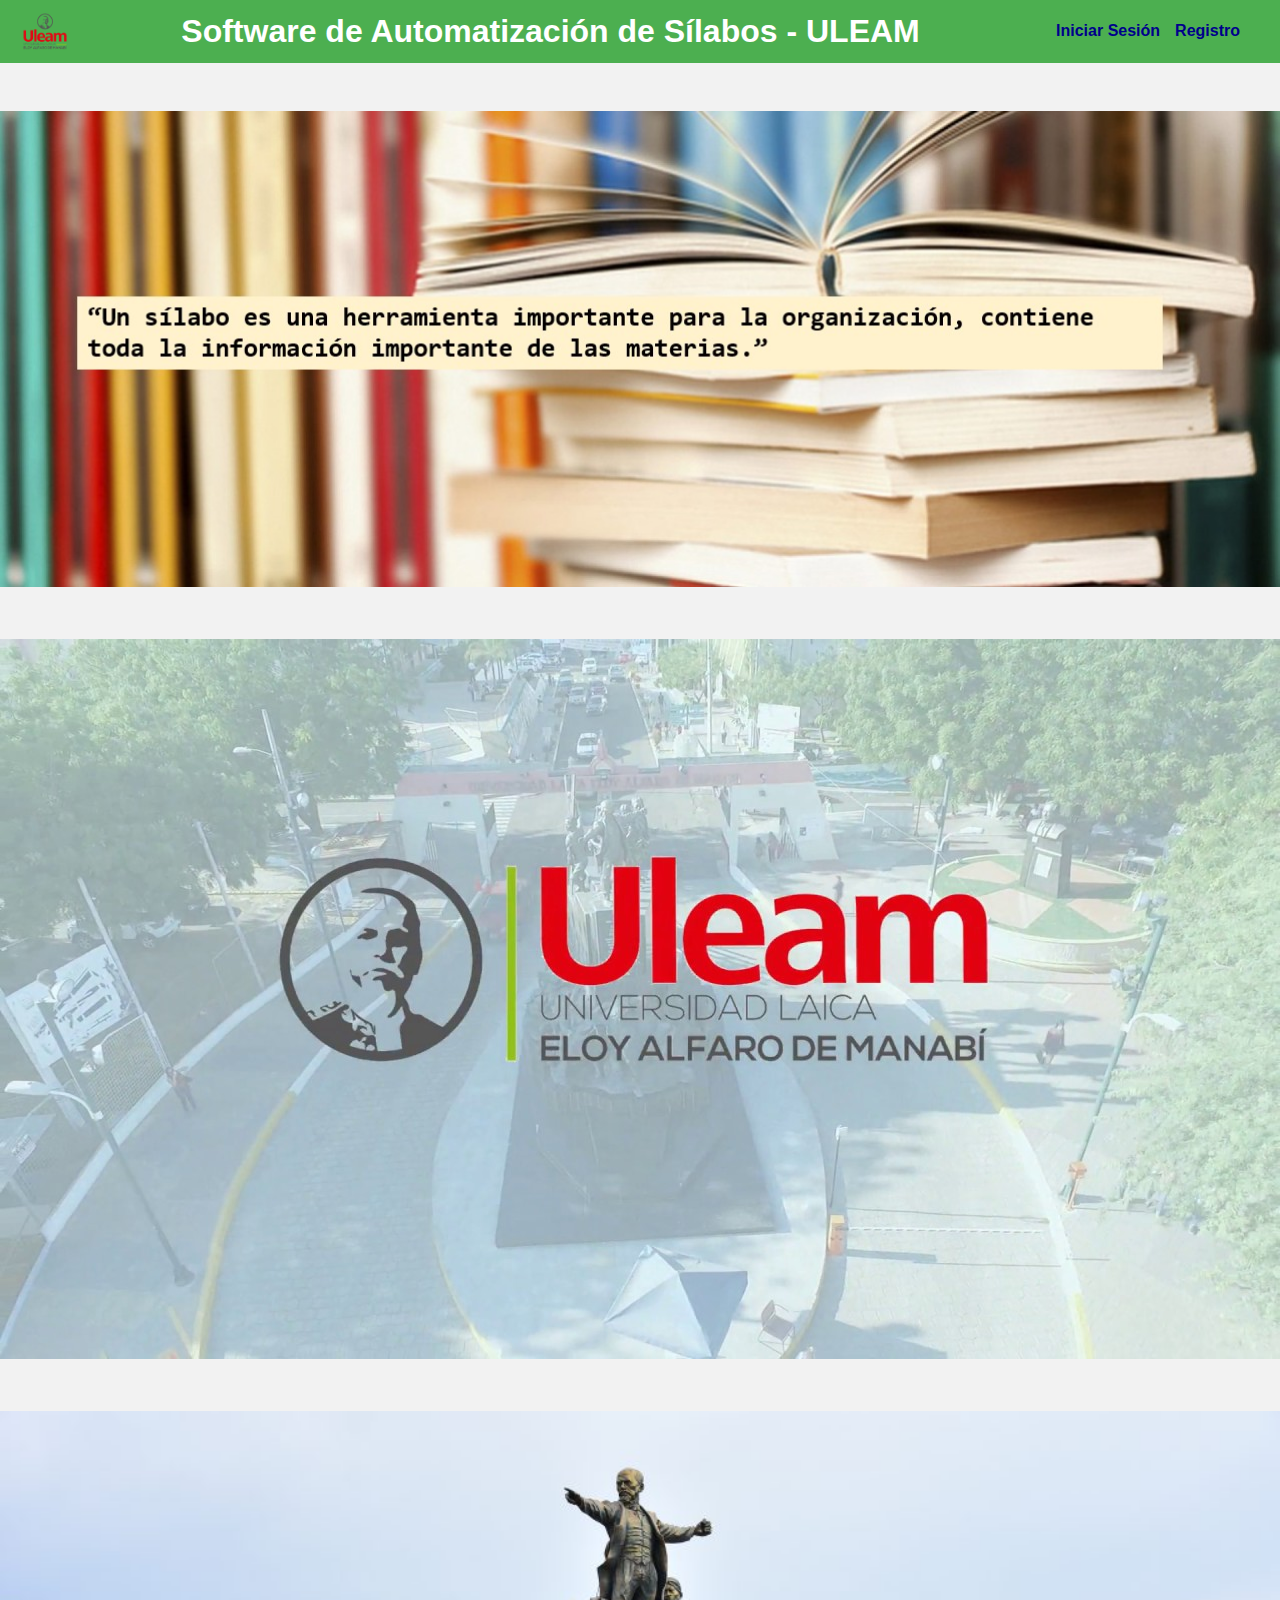
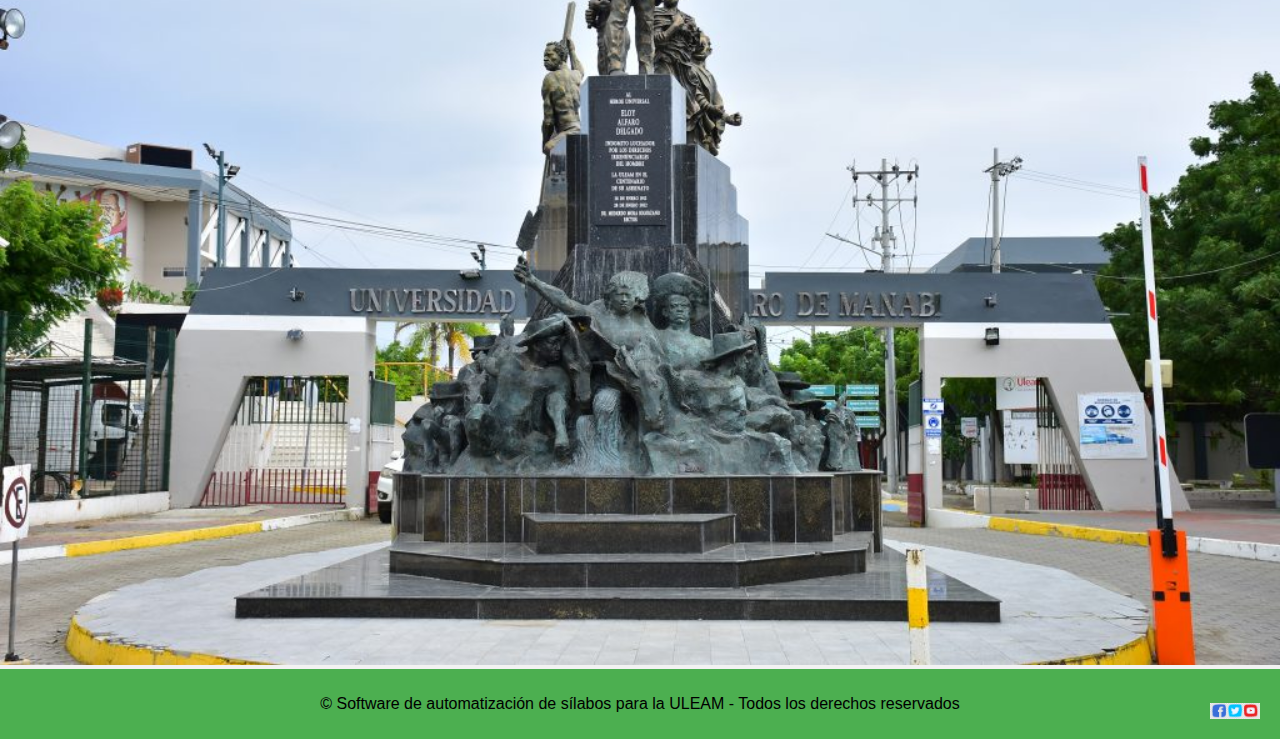
<file: index.html>
<!DOCTYPE html>
<html lang="es">
<head>
    <meta charset="UTF-8">
    <title>Página de Inicio</title>
    <link rel="stylesheet" href="styles.css"> <!-- Enlace al archivo de estilos -->
    <link rel="icon" href="img/Formulario_Registro.png">
</head>
<body>
    <header>
        <img class="logo" src="img/LOGO-ULEAM-VERTICAL.png" alt=""> <!-- Imagen del logo -->
        <h1>Software de Automatización de Sílabos - ULEAM</h1> <!-- Título de la página -->
        <nav>
            <ul class="nav-links">
                <li><a href="login.html">Iniciar Sesión</a></li> <!-- Enlace a la página de inicio de sesión -->
                <li><a href="register.html">Registro</a></li> <!-- Enlace a la página de registro de usuario -->
            </ul>
        </nav>
    </header>
    <div class="portada">
        <img class="img-port" src="img/libro1.jpg" alt="">
    </div>
    <div class="portada">
        <img class="img-port" src="img/libro2.jpg" alt="">
    </div>
    <div class="portada">
        <img class="img-port" src="img/EZM_1396-1024x683.jpg" alt="">
    </div>
    <footer>
        <!-- Pie de página con el año y el nombre de la institución -->
        <p>&copy; Software de automatización de sílabos para la ULEAM - Todos los derechos reservados</p> 
        <img class="redes-sociales" src="img/redes-sociales.png"> <!-- Logo de la ULEAM -->
    </footer>
</body>
</html>
</file>
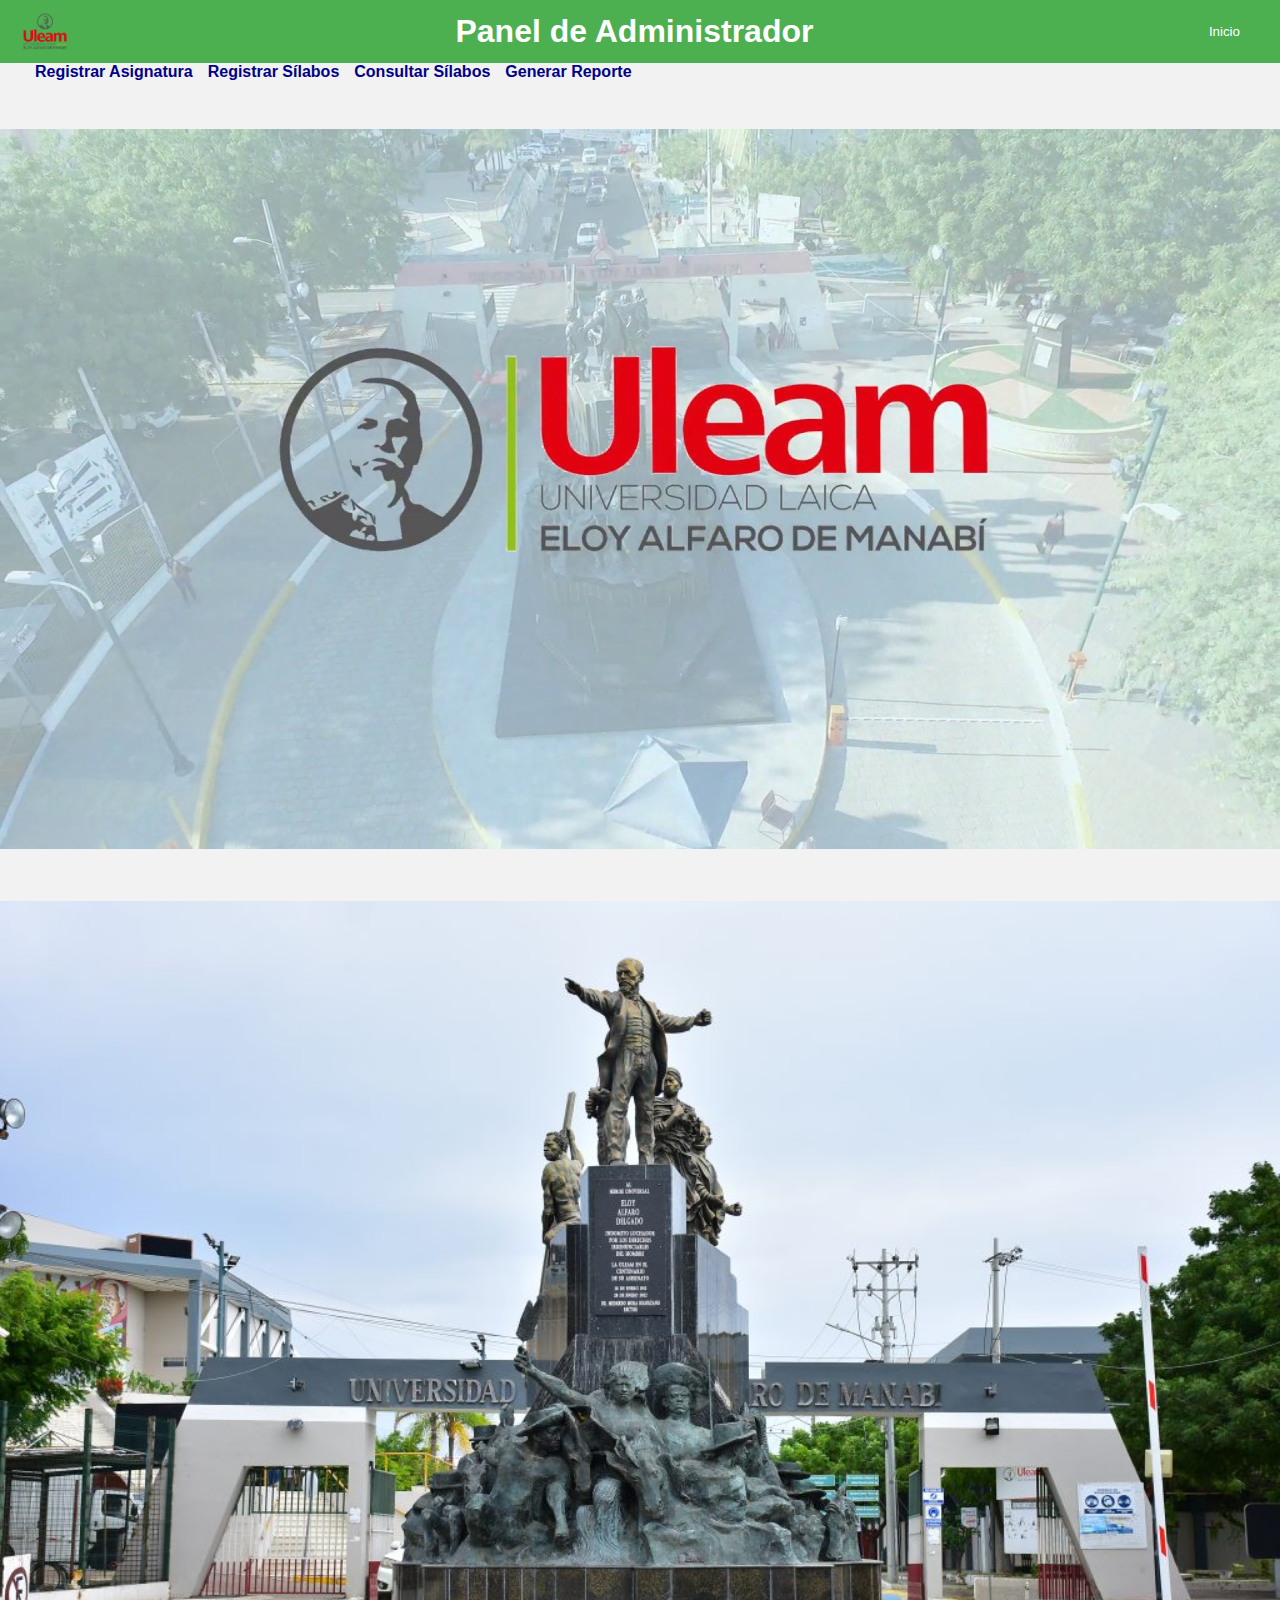
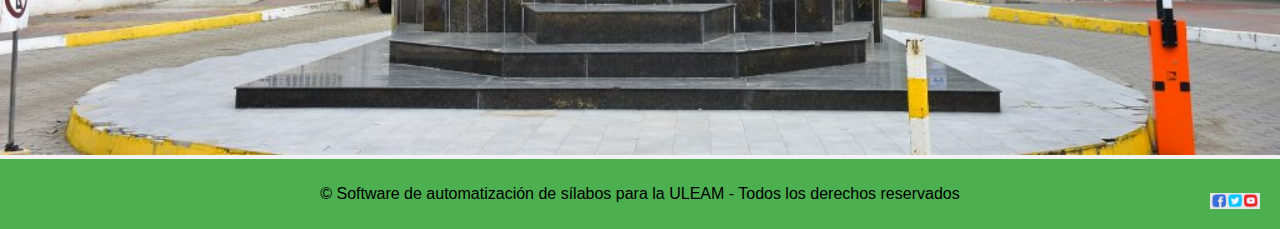
<file: admin.html>
<!DOCTYPE html>
<html lang="es">
<head>
    <meta charset="UTF-8">
    <title>Interfaz de Administrador</title>
    <link rel="stylesheet" href="styles.css"> <!-- Enlace al archivo de estilos -->
    <link rel="icon" href="img/foto_perfil.png">
</head>
<body>
    <header>
        <img class="logo" src="img/LOGO-ULEAM-VERTICAL.png" alt=""> <!-- Imagen del logo -->
        <h1>Panel de Administrador</h1> <!-- Título de la página -->
        <button class="volver-btn" onclick="goBack()">Inicio</button> <!-- Botón para volver atrás -->
    </header>
    <nav>
        <ul>
            <li><a href="registro_asignatura.html">Registrar Asignatura</a></li> <!-- Enlace a la página de registro de asignatura -->
            <li><a href="registro_silabos.html">Registrar Sílabos</a></li> <!-- Enlace a la página de registro de sílabos -->
            <li><a href="consulta_silabos.html">Consultar Sílabos</a></li> <!-- Enlace a la página de consulta de sílabos -->
            <li><a href="reporte_informes.html">Generar Reporte</a></li> <!-- Enlace a la página de generación de reportes -->
        </ul>
    </nav>
    
    <div class="portada">
        <img class="img-port" src="img/libro2.jpg" alt="">
    </div>
    <div class="portada">
        <img class="img-port" src="img/EZM_1396-1024x683.jpg" alt="">
    </div>

    <footer>
        <!-- Pie de página con el año y el nombre de la institución -->
        <p>&copy; Software de automatización de sílabos para la ULEAM - Todos los derechos reservados</p> 
        <img class="redes-sociales" src="img/redes-sociales.png"> <!-- Logo de la ULEAM -->
    </footer>

    <script>
        function goBack() {
            window.history.back(); // Función para retroceder una página en la historia del navegador
        }
    </script>
</body>
</html>
</file>
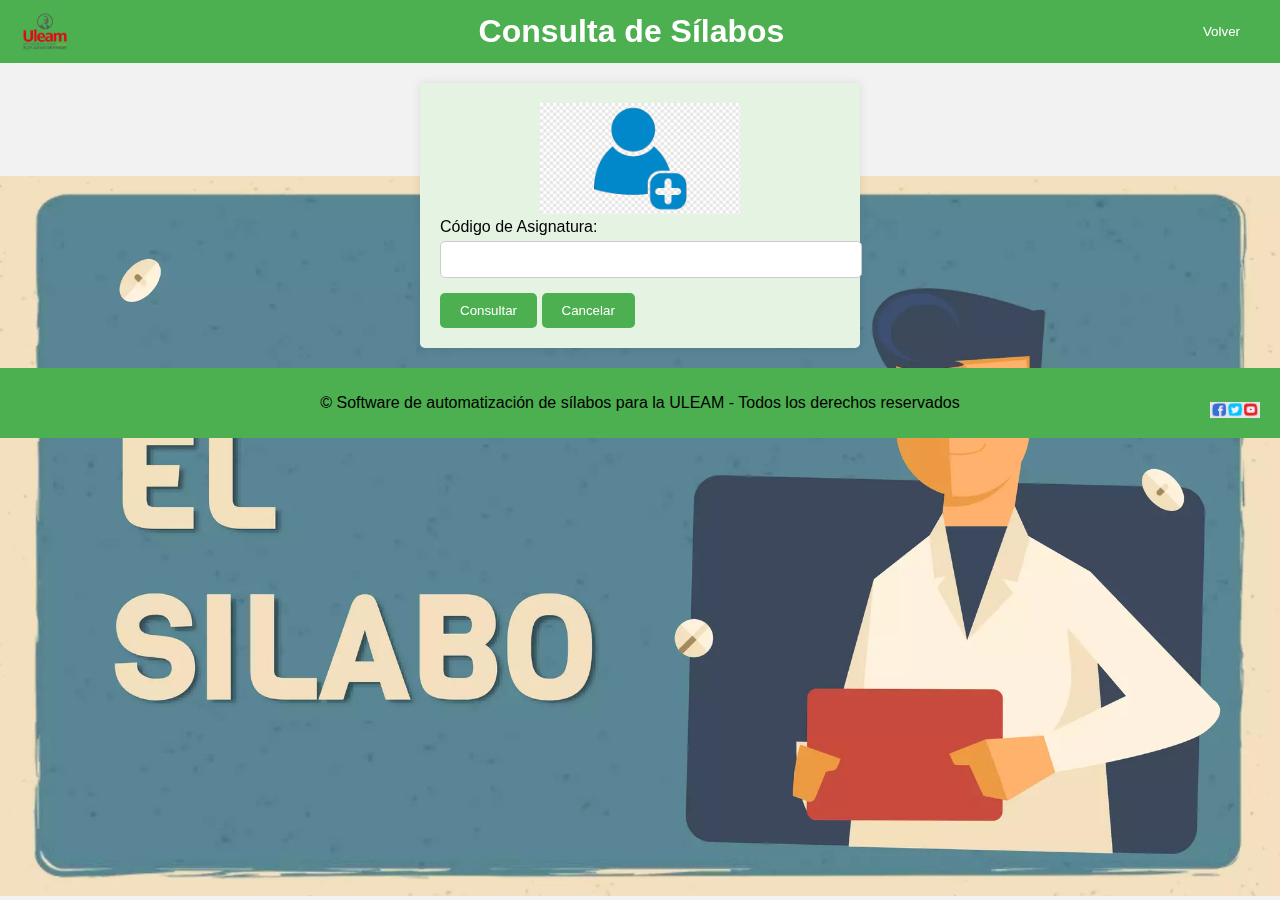
<file: consulta_silabos.html>
<!DOCTYPE html>
<html lang="es">
<head>
    <meta charset="UTF-8">
    <title>Consulta de Sílabos</title>
    <link rel="stylesheet" href="styles.css">
    <link rel="icon" href="img/tutor.png">
    <script>
        function cancelarConsulta() {
            document.getElementById('codigo').value = ''; // Borra el contenido del campo 'codigo'
        }
    </script>
</head>
<body>
    <header>
        <img class="logo" src="img/LOGO-ULEAM-VERTICAL.png" alt=""> <!-- Imagen del logo -->
        <h1>Consulta de Sílabos</h1>
        <button onclick="window.history.back()">Volver</button> <!-- Botón de volver atrás -->
    </header>
    <main>
        <form id="consultaForm" onsubmit="return validateConsulta()">

            <div style="text-align: center;">
                <img class="img-fondologin" src="img/pngcomputerlogo.png" alt="" style="width: 200px; height: auto;">
            </div>

            <label for="codigo">Código de Asignatura:</label>
            <input type="text" id="codigo" name="codigo" required>
            <button type="submit">Consultar</button><!-- Botón de enviar -->
            <button type="button" onclick="cancelarConsulta()">Cancelar</button> <!-- Botón de cancelar -->
        </form>
        <div id="resultado"></div>
        
    </main>
    
    <div class="fondologin">
        <img class="img-fondologin" src="img/EL-SILABO-2-2048.png" alt="">
    </div>


    <footer>
        <p>&copy; Software de automatización de sílabos para la ULEAM - Todos los derechos reservados</p> 
        <!-- Pie de página con el año y el nombre de la institución -->
        <img class="redes-sociales" src="img/redes-sociales.png"> <!-- Logo de la ULEAM -->
    </footer>
</body>
</html>
</file>
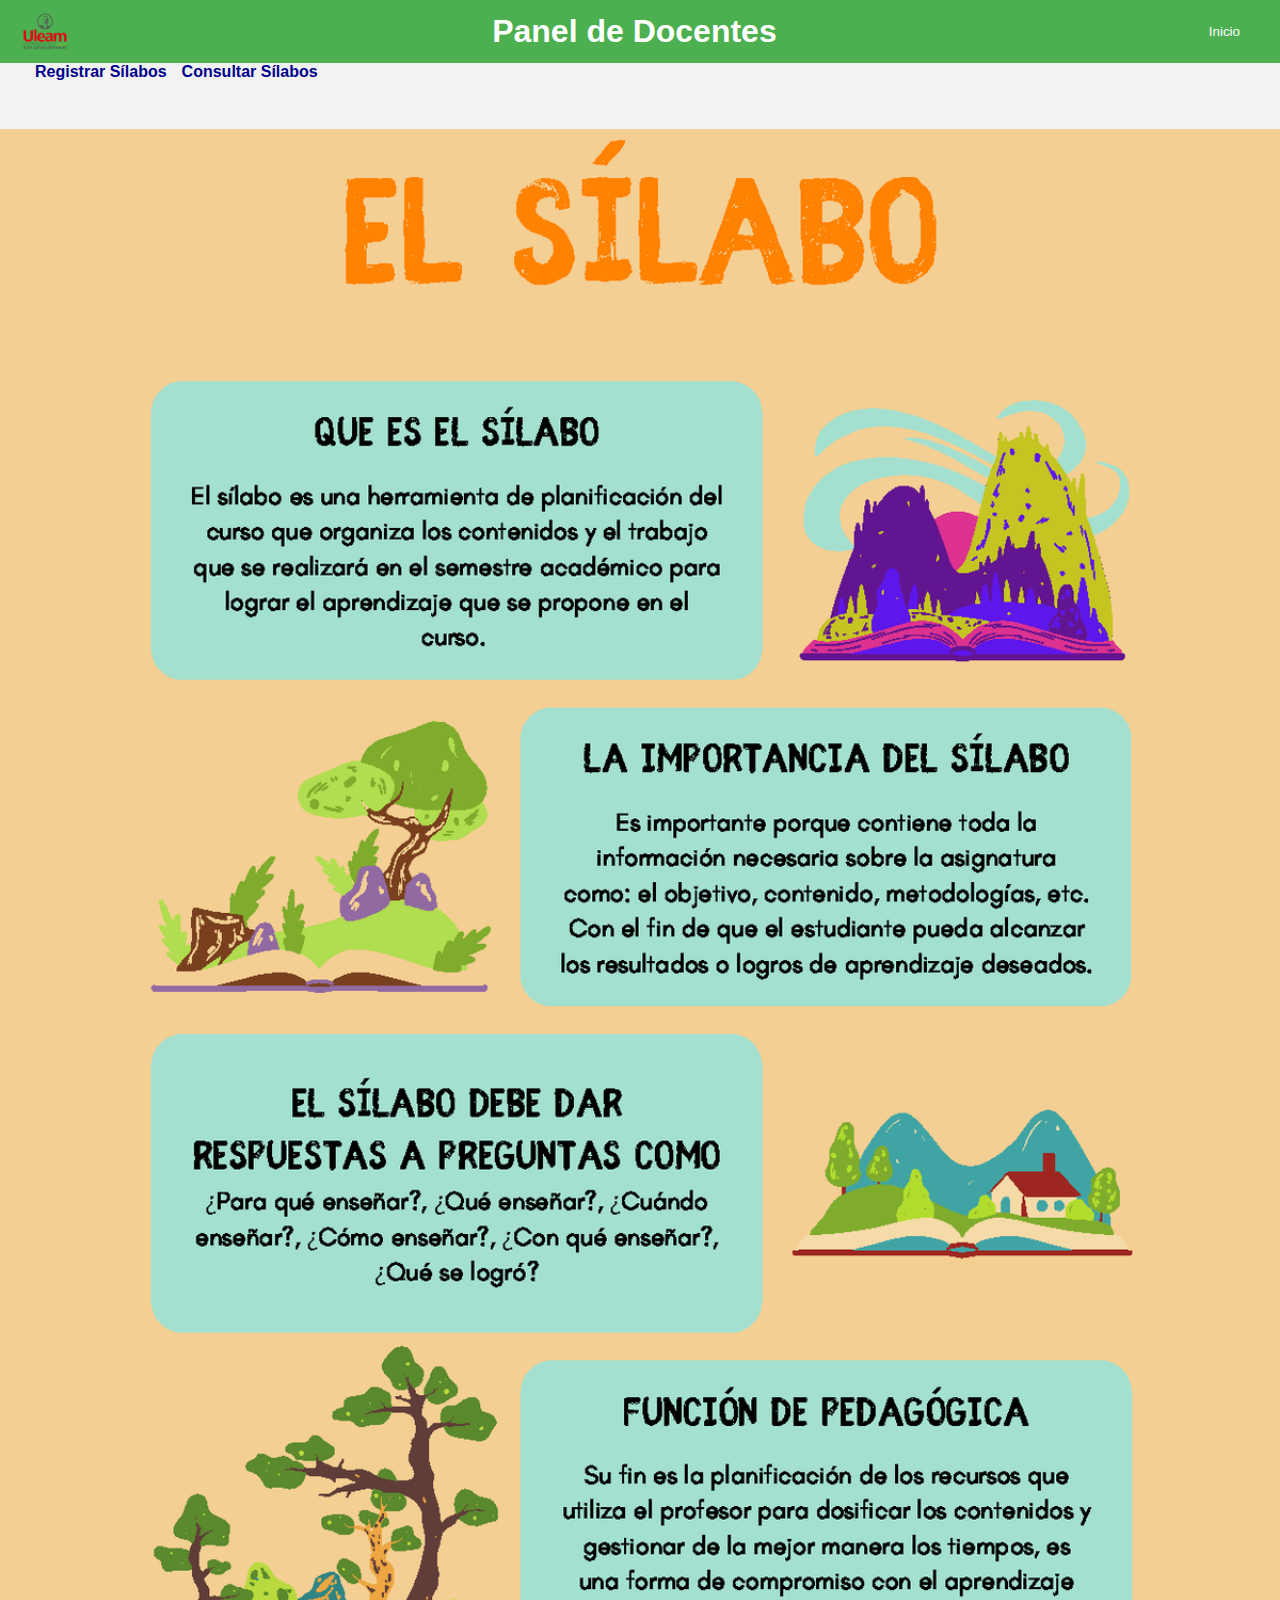
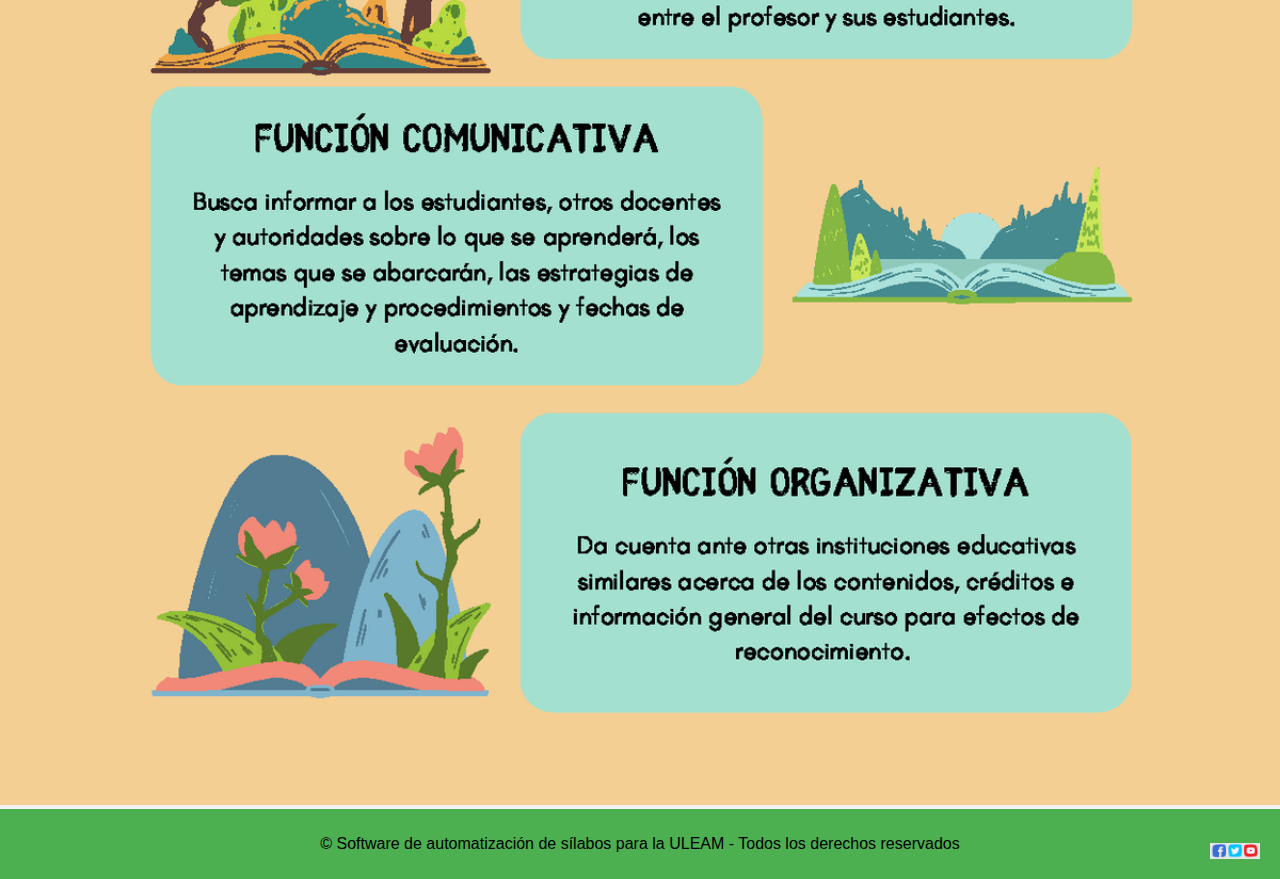
<file: docentes.html>
<!DOCTYPE html>
<html lang="es">
<head>
    <meta charset="UTF-8">
    <title>Interfaz de Docentes</title>
    <link rel="stylesheet" href="styles.css">
    <link rel="icon" href="img/conocimiento.jpg">
</head>
<body>
    <header>
        <img class="logo" src="img/LOGO-ULEAM-VERTICAL.png" alt=""> <!-- Imagen del logo -->
        <h1>Panel de Docentes</h1>
        <button class="volver-btn" onclick="window.history.back()">Inicio</button> <!-- Botón de volver atrás -->
    </header>
    <nav>
        <ul>
            <li><a href="registro_silabos.html">Registrar Sílabos</a></li>
            <li><a href="consulta_silabos.html">Consultar Sílabos</a></li>
        </ul>
    </nav>

    <div class="portada">
       <img class="img-port" src="img/thumb_1200_2547.png" alt="">
    </div>
    
    <footer>
        <p>&copy; Software de automatización de sílabos para la ULEAM - Todos los derechos reservados</p> 
        <!-- Pie de página con el año y el nombre de la institución -->
        <img class="redes-sociales" src="img/redes-sociales.png"> <!-- Logo de la ULEAM -->
    </footer>
</body>
</html>
</file>
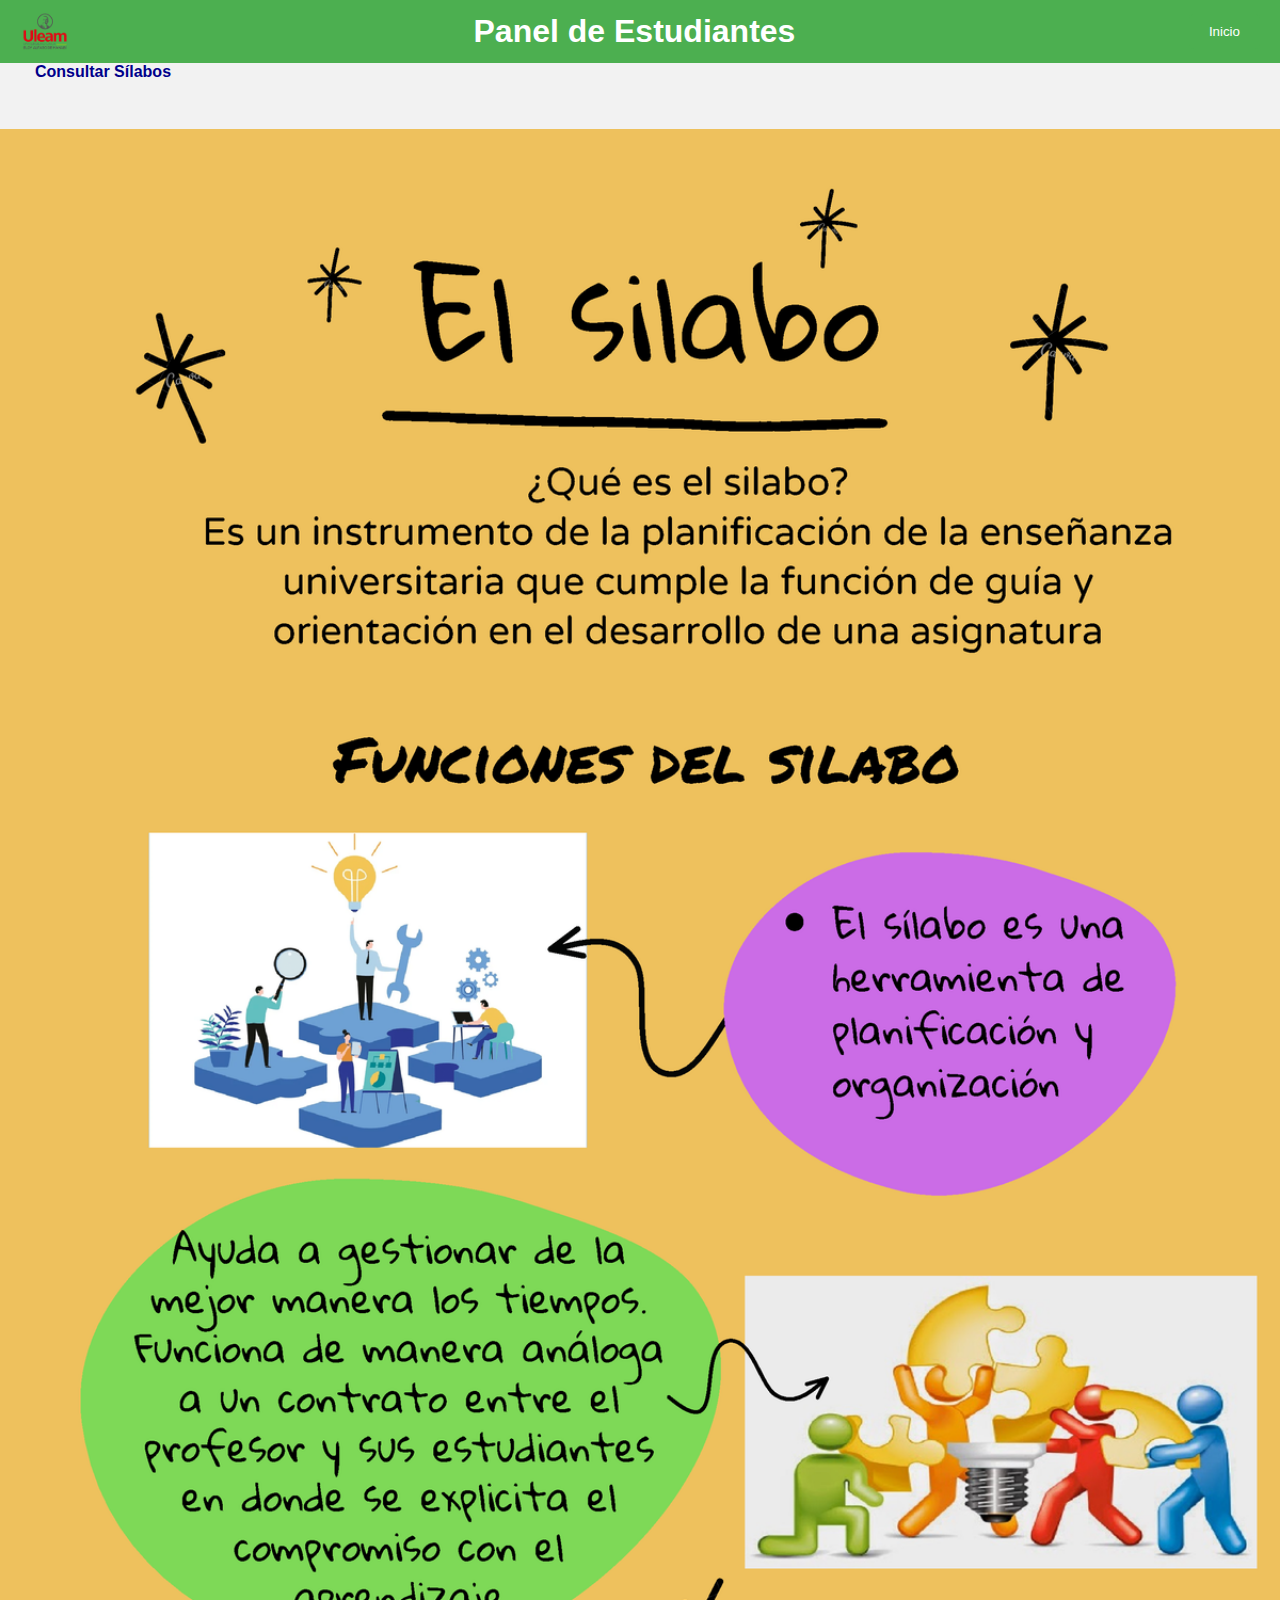
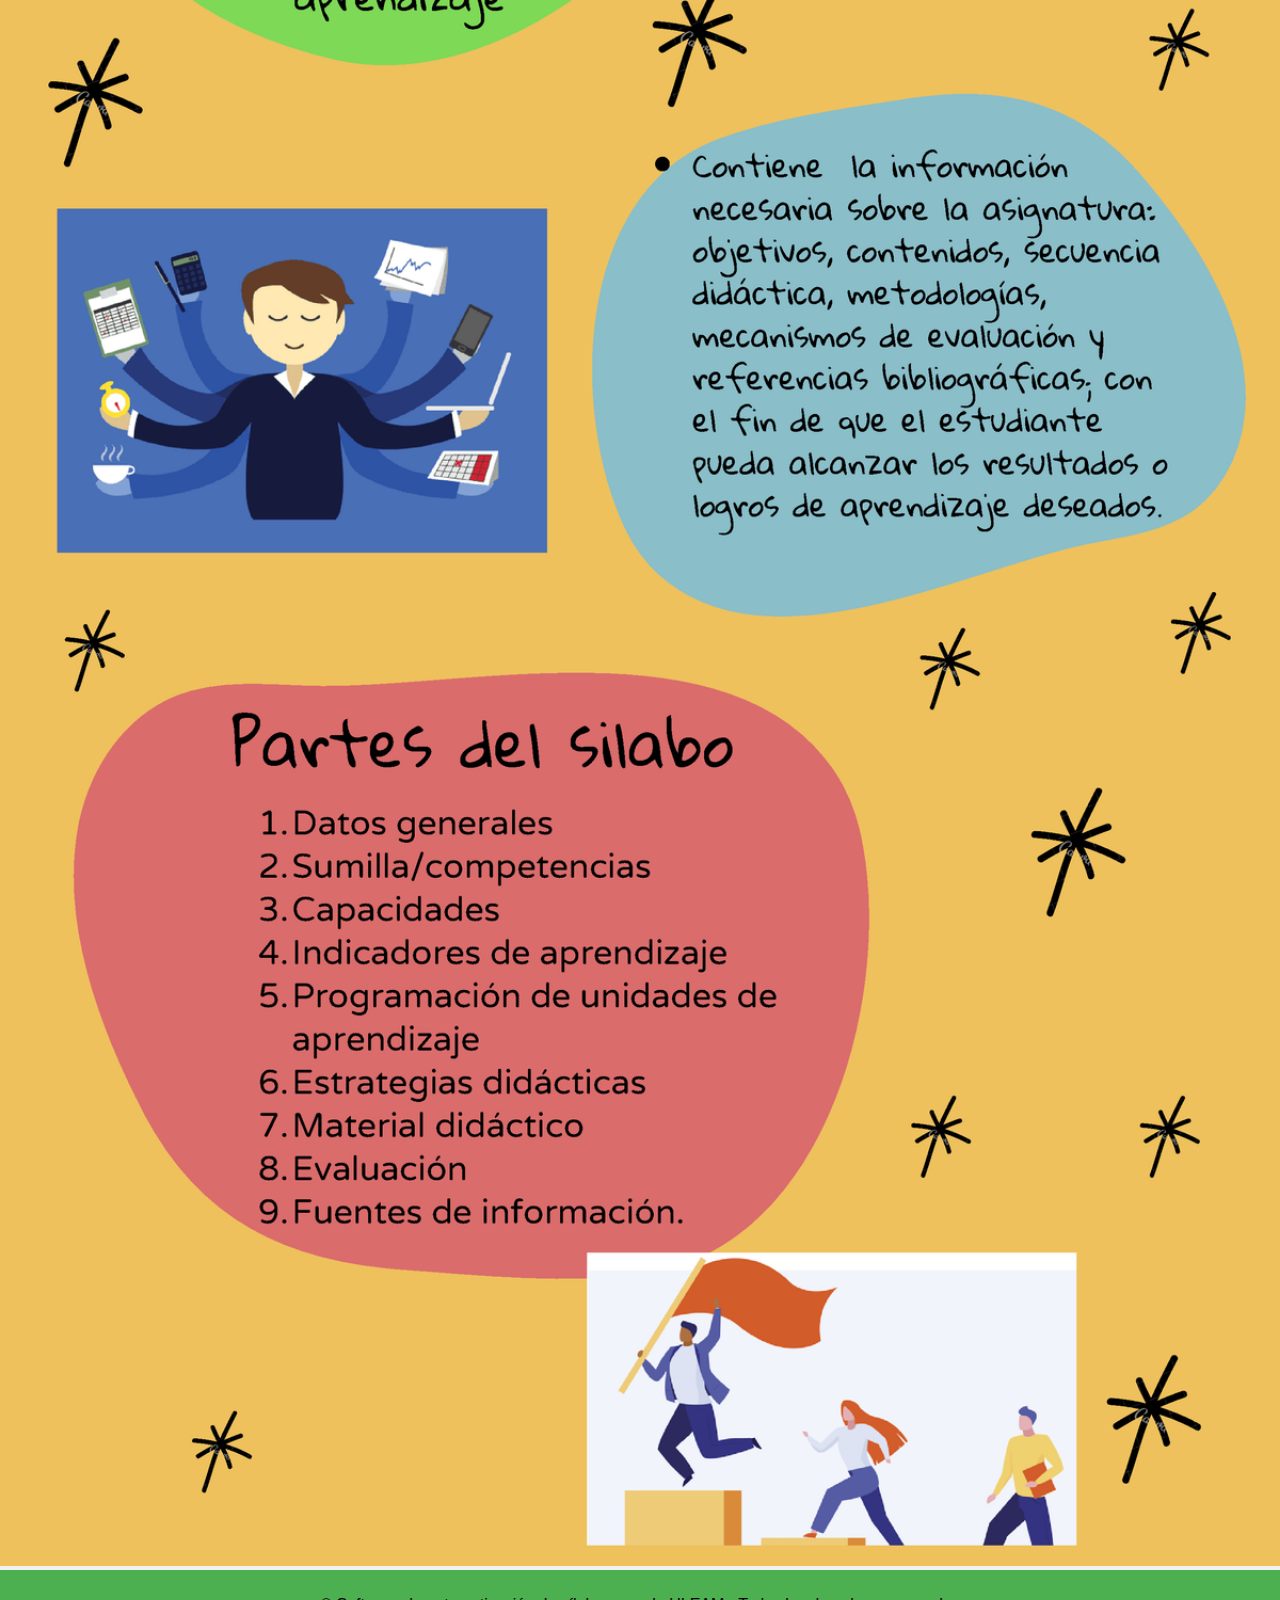
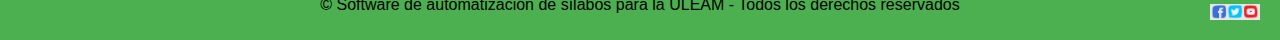
<file: estudiantes.html>
<!DOCTYPE html>
<html lang="es">
<head>
    <meta charset="UTF-8">
    <title>Interfaz de Estudiantes</title>
    <link rel="stylesheet" href="styles.css">
    <link rel="icon" href="img/LOGO-ULEAM-VERTICAL.png">
</head>
<body>
    <header>
        <img class="logo" src="img/LOGO-ULEAM-VERTICAL.png" alt=""> <!-- Imagen del logo -->
        <h1>Panel de Estudiantes</h1>
        <button onclick="window.history.back()">Inicio</button> <!-- Botón de volver atrás -->
    </header>
    <nav>
        <ul>
            <li><a href="consulta_silabos.html">Consultar Sílabos</a></li>
        </ul>
    </nav>

    <div class="portada">
        <img class="img-port" src="img/thumb_1200_3000.png" alt="">
    </div>
    <footer>
        <p>&copy; Software de automatización de sílabos para la ULEAM - Todos los derechos reservados</p> 
        <!-- Pie de página con el año y el nombre de la institución -->
        <img class="redes-sociales" src="img/redes-sociales.png"> <!-- Logo de la ULEAM -->
    </footer>
</body>
</html>
</file>
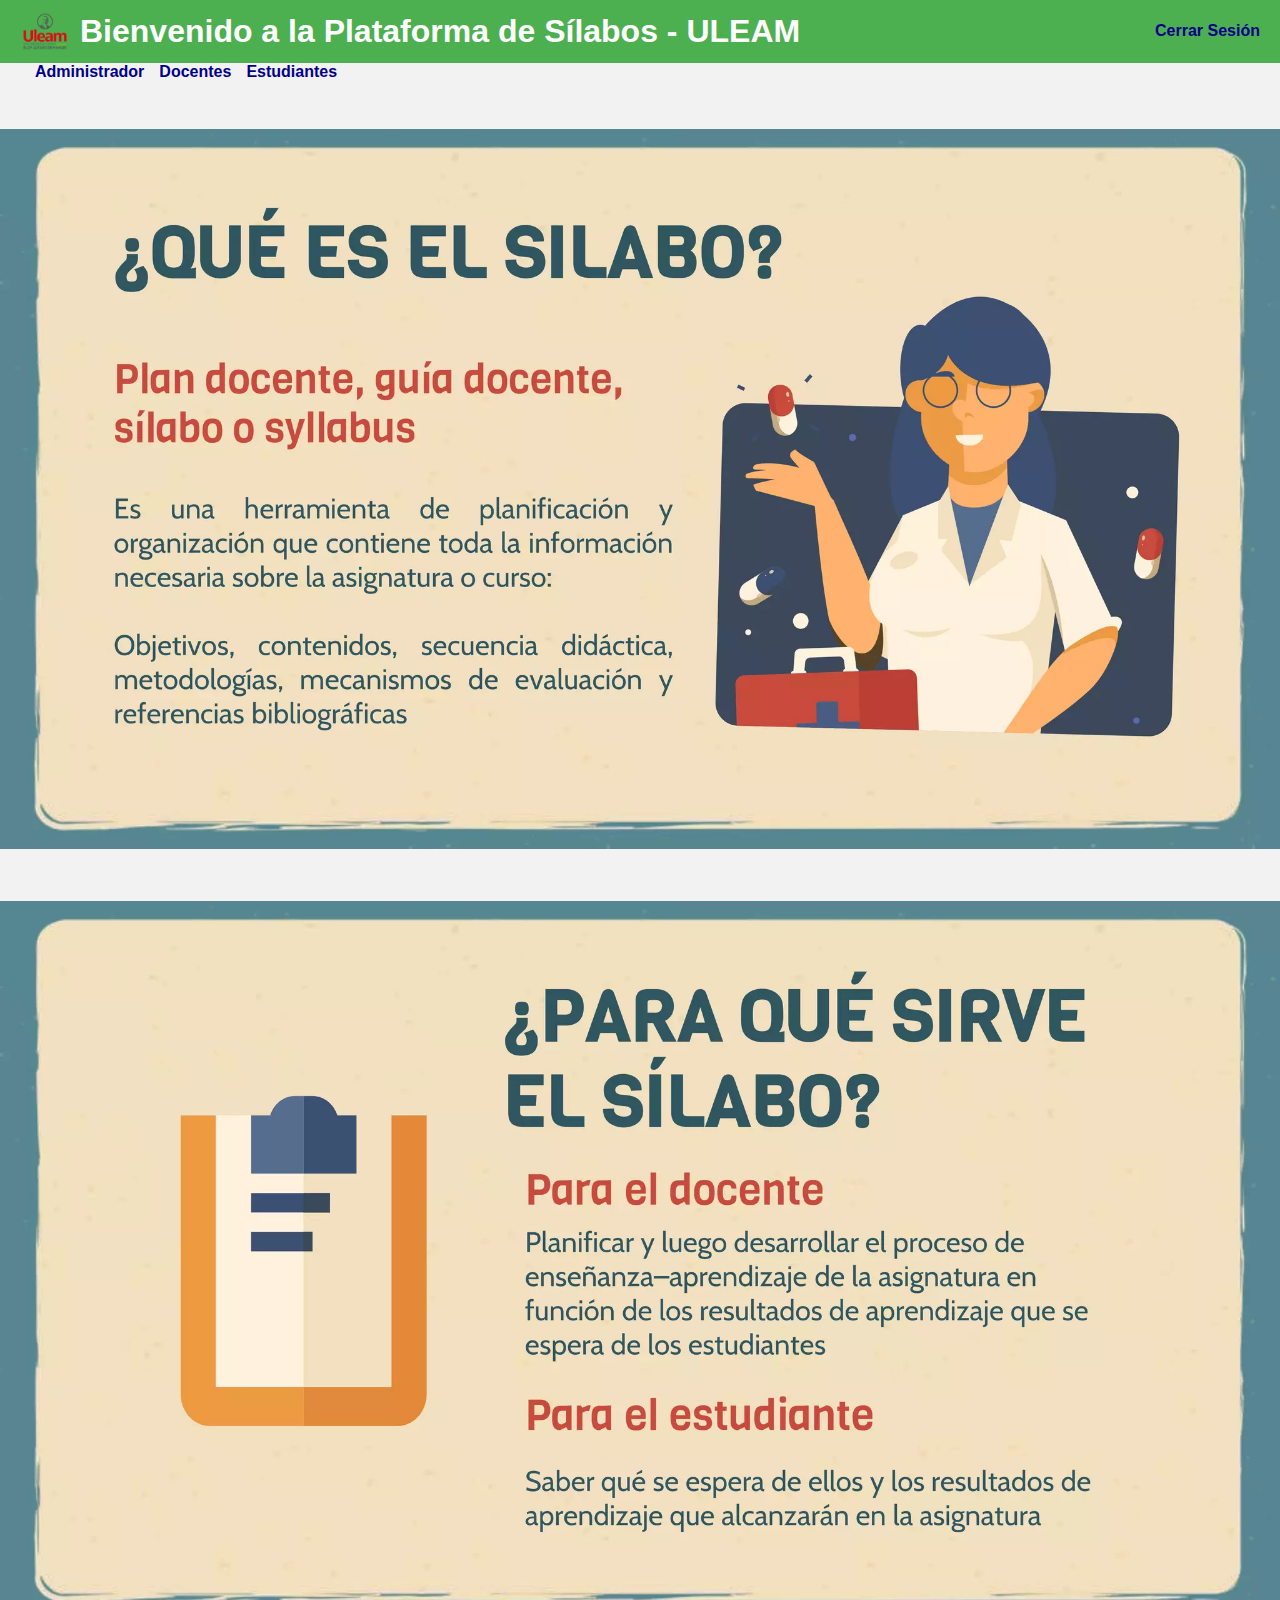
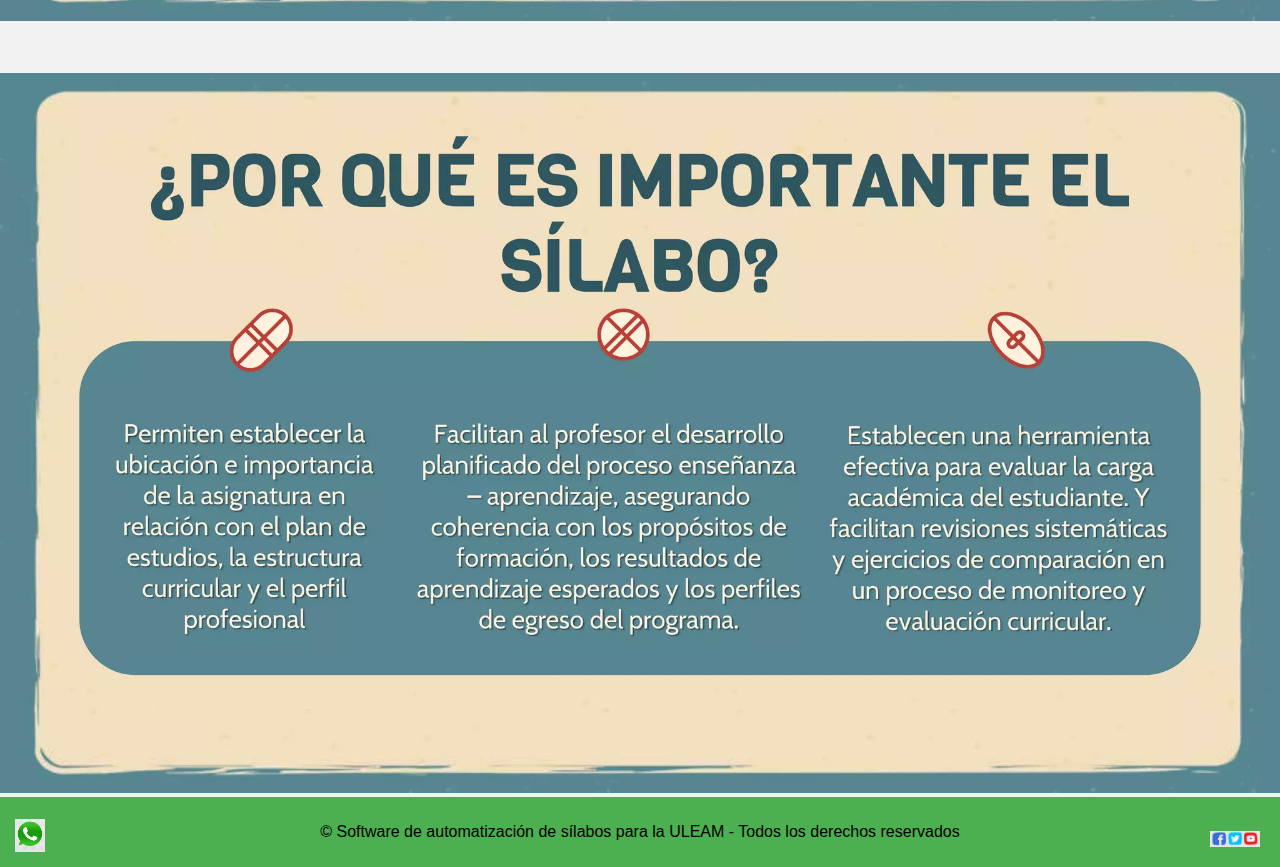
<file: home.html>
<!DOCTYPE html>
<html lang="es">
<head>
    <meta charset="UTF-8">
    <title>Página Principal</title>
    <link rel="stylesheet" href="styles.css"> <!-- Enlace al archivo de estilos -->
    <link rel="icon" href="img/Formulario_Registro.png">
</head>
<body>
    <header>
        <img class="logo" src="img/LOGO-ULEAM-VERTICAL.png" alt="Logo ULEAM">
        <h1>Bienvenido a la Plataforma de Sílabos - ULEAM</h1> <!-- Título de la página -->
        <a href="#" onclick="logout()" class="logout">Cerrar Sesión</a> <!-- Enlace para cerrar sesión -->
    </header>
    <nav>
        <ul>
            <li><a href="#" onclick="openModal()">Administrador</a></li> <!-- Enlace al modal de administrador -->
            <li><a href="docentes.html">Docentes</a></li> <!-- Enlace a la interfaz de docentes -->
            <li><a href="estudiantes.html">Estudiantes</a></li> <!-- Enlace a la interfaz de estudiantes -->
        </ul>
        
    </nav>
    <div class="portada">
        <img class="img-port" src="img/EL-SILABO3-2048.png" alt="">
        <img class="img-port" src="img/EL-SILABO-6-2048.png" alt="">
        <img class="img-port" src="img/EL-SILABO7-2048.png" alt="">
    </div>
    <footer>
        <img class="LOGO-ULEAM-VERTICAL" src="img/whatsapp.png"> <!-- Logo de la ULEAM -->
        <p>&copy; Software de automatización de sílabos para la ULEAM - Todos los derechos reservados</p> <!-- Pie de página con el año y el nombre de la institución -->
        <img class="redes-sociales" src="img/redes-sociales.png"> <!-- Logo de la ULEAM -->
    </footer>

    <!-- Modal de inicio de sesión -->
    <div id="loginModal" class="modal">
        <div class="modal-content">
            <span class="close" onclick="closeModal()">&times;</span>
            <h2>Inicio de Sesión</h2>
            <form id="loginForm" onsubmit="return validateLogin()">
                <label for="username">Usuario:</label>
                <input type="text" id="username" name="username" required>
                <label for="password">Contraseña:</label>
                <input type="password" id="password" name="password" required>
                <button type="submit">Ingresar</button>
            </form>
        </div>
    </div>

    <script>
        function logout() {
            // Aquí puedes agregar la lógica para cerrar sesión, como limpiar el almacenamiento local o eliminar cookies
            // Después de cerrar sesión, redirige al usuario a la página anterior
            window.history.back();
        }

        function openModal() {
            document.getElementById("loginModal").style.display = "block";
        }

        function closeModal() {
            document.getElementById("loginModal").style.display = "none";
        }

        function validateLogin() {
            var username = document.getElementById("username").value;
            var password = document.getElementById("password").value;

            // Reemplaza con tus credenciales de administrador
            var adminUsername = "admin";
            var adminPassword = "admin";

            if (username === adminUsername && password === adminPassword) {
                // Redirige a la página de administrador
                window.location.href = "admin.html";
            } else {
                alert("Usuario o contraseña incorrectos");
            }
            return false; // Previene el envío del formulario
        }

        // Cierra el modal al hacer clic fuera de él
        window.onclick = function(event) {
            var modal = document.getElementById("loginModal");
            if (event.target === modal) {
                closeModal();
            }
        }
    </script>
</body>
</html>
</file>
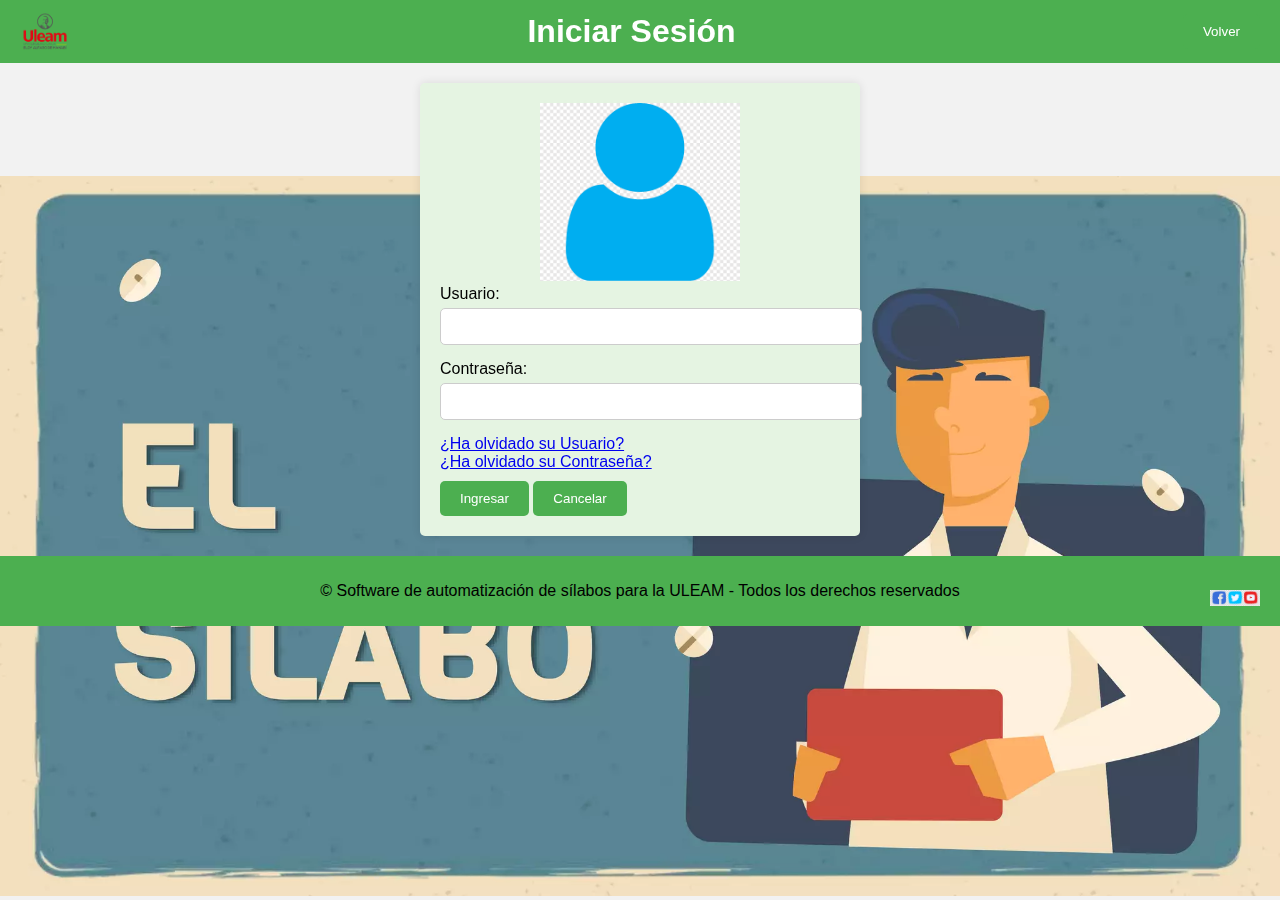
<file: login.html>
<!DOCTYPE html>
<html lang="es">
<head>
    <meta charset="UTF-8">
    <title>Iniciar Sesión</title>
    <link rel="stylesheet" href="styles.css"> <!-- Enlace al archivo de estilos -->
    <link rel="icon" href="img/perfil.png">
    <script src="scripts.js" defer></script> <!-- Enlace al archivo de scripts JavaScript -->
</head>
<body>
    <header>
        <img class="logo" src="img/LOGO-ULEAM-VERTICAL.png" alt=""> <!-- Imagen del logo -->
        <h1>Iniciar Sesión</h1> <!-- Título de la página -->
        <button onclick="goToHome()">Volver</button> <!-- Botón para volver al inicio -->
    </header>
  
    <main>
        <form id="loginForm" onsubmit="return validateLogin()"> <!-- Formulario de inicio de sesión -->
            <div style="text-align: center;">
            <img class="img-fondologin" src="img/png-clipartblue.png" alt="" style="width: 200px; height: auto;">
            </div>
            <label for="username">Usuario:</label>
            <input type="text" id="username" name="username" required> <!-- Campo para el nombre de usuario -->

            <label for="password">Contraseña:</label>
            <input type="password" id="password" name="password" required> <!-- Campo para la contraseña -->

            <div class="forgot-password">
                <a href="forgot_username.html">¿Ha olvidado su Usuario?</a><br>
                <a href="forgot_password.html">¿Ha olvidado su Contraseña?</a>
            </div>
           
            <button type="submit">Ingresar</button> <!-- Botón de enviar -->
            <button type="button" onclick="resetForm()">Cancelar</button> <!-- Botón de cancelar -->
        </form>
    </main>

    <div class="fondologin">
        <img class="img-fondologin" src="img/EL-SILABO-2-2048.png" alt="">
    </div>

    <footer>
        <p>&copy; Software de automatización de sílabos para la ULEAM - Todos los derechos reservados</p> <!-- Pie de página con el año y el nombre de la institución -->
    <img class="redes-sociales" src="img/redes-sociales.png"> <!-- Logo de la ULEAM -->
    </footer>
    
    <script>
        function goToHome() {
            window.location.href = "index.html"; // Redirige al usuario al inicio
        }
        function resetForm() {
            document.getElementById('loginForm').reset(); // Resetea el formulario
        }
    </script>
</body>
</html>
</file>
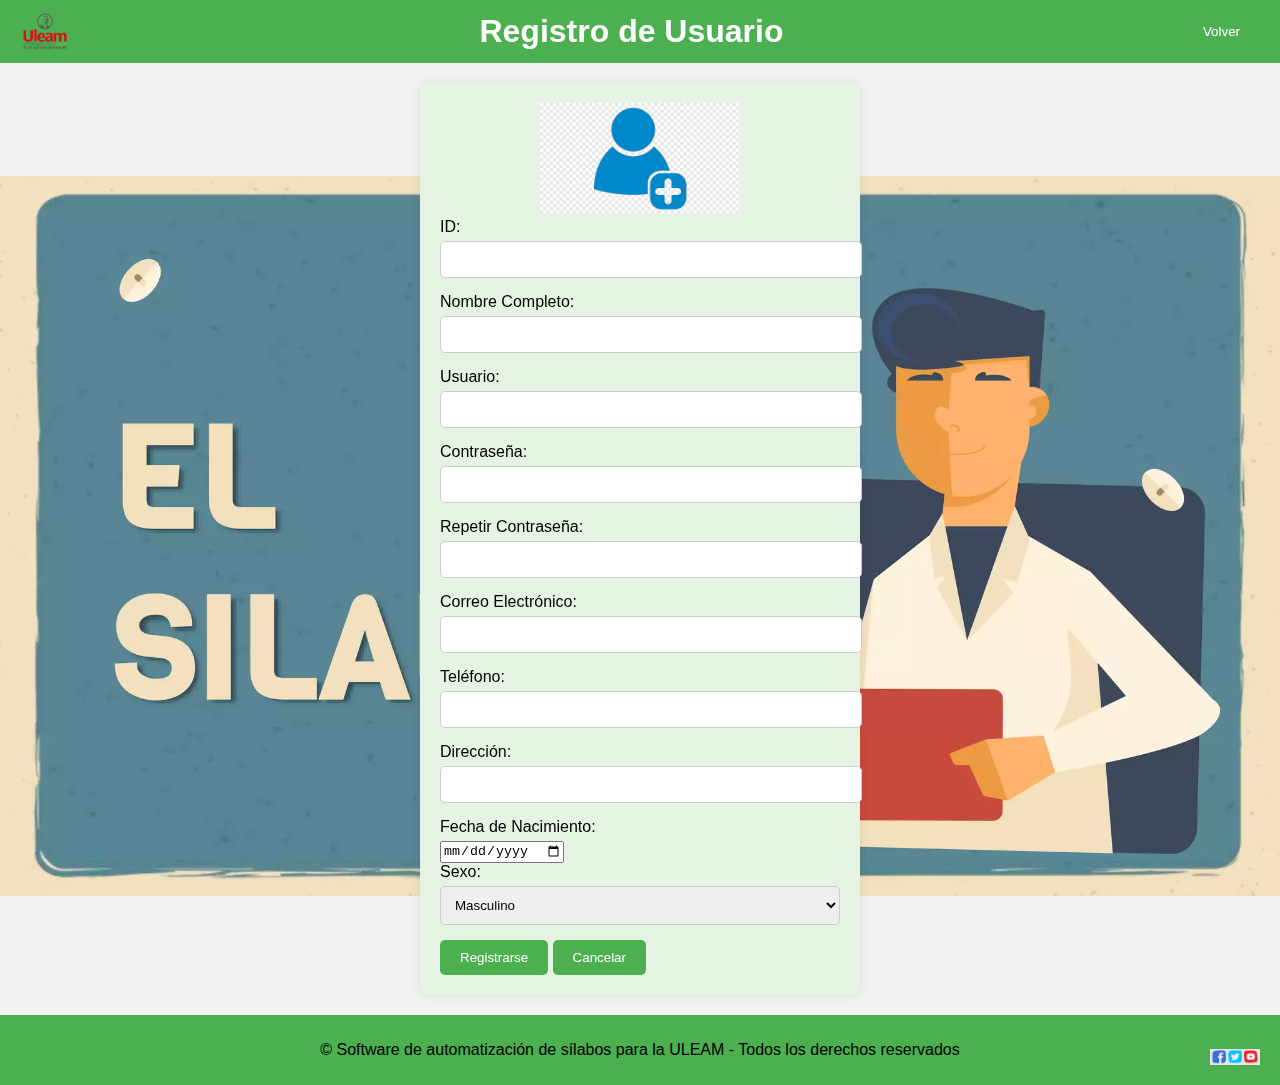
<file: register.html>
<!DOCTYPE html>
<html lang="es">
<head>
    <meta charset="UTF-8">
    <title>Registro de Usuario</title>
    <link rel="stylesheet" href="styles.css"> <!-- Enlace al archivo de estilos -->
    <link rel="icon" href="img/perfil.png">
    <script src="scripts.js" defer></script> <!-- Enlace al archivo de scripts JavaScript -->
</head>
<body>
    <header>
        <img class="logo" src="img/LOGO-ULEAM-VERTICAL.png" alt=""> <!-- Imagen del logo -->
        <h1>Registro de Usuario</h1> <!-- Título de la página -->
        <button onclick="goToHome()">Volver</button> <!-- Botón para volver al inicio -->
    </header>
    <main>
        <form id="registerForm" onsubmit="return validateRegister();"> <!-- Formulario de registro de usuario -->
            <div style="text-align: center;">
                <img class="img-fondologin" src="img/pngcomputerlogo.png" alt="" style="width: 200px; height: auto;">
            </div>
            <label for="id">ID:</label>
            <input type="text" id="id" name="id" required> <!-- Campo para el ID -->

            <label for="fullname">Nombre Completo:</label>
            <input type="text" id="fullname" name="fullname" required> <!-- Campo para el nombre completo -->

            <label for="username">Usuario:</label>
            <input type="text" id="username" name="username" required> <!-- Campo para el nombre de usuario -->

            <label for="password">Contraseña:</label>
            <input type="password" id="password" name="password" required> <!-- Campo para la contraseña -->

            <label for="confirm_password">Repetir Contraseña:</label>
            <input type="password" id="confirm_password" name="confirm_password" required> <!-- Campo para confirmar la contraseña -->

            <label for="email">Correo Electrónico:</label>
            <input type="email" id="email" name="email" required> <!-- Campo para el correo electrónico -->

            <label for="phone">Teléfono:</label>
            <input type="tel" id="phone" name="phone"> <!-- Campo para el teléfono -->

            <label for="address">Dirección:</label>
            <input type="text" id="address" name="address"> <!-- Campo para la dirección -->

            <label for="birthdate">Fecha de Nacimiento:</label>
            <input type="date" id="birthdate" name="birthdate"> <!-- Campo para la fecha de nacimiento -->

            <label for="gender">Sexo:</label>
            <select id="gender" name="gender">
                <option value="masculino">Masculino</option>
                <option value="femenino">Femenino</option>
                <option value="otro">Otro</option>
            </select> <!-- Campo para seleccionar el sexo -->

            <button type="submit">Registrarse</button> <!-- Botón de enviar -->
            <button type="button" onclick="resetForm()">Cancelar</button> <!-- Botón de cancelar -->
        </form>
    </main>

    <div class="fondologin">
        <img class="img-fondologin" src="img/EL-SILABO-2-2048.png" alt="">
    </div>

    <footer>
        <p>&copy; Software de automatización de sílabos para la ULEAM - Todos los derechos reservados</p> <!-- Pie de página con el año y el nombre de la institución -->
        <img class="redes-sociales" src="img/redes-sociales.png"> <!-- Logo de la ULEAM -->
    </footer>

    <script>
        function goToHome() {
            window.location.href = "index.html"; // Redirige al usuario al inicio
        }
        function resetForm() {
            document.getElementById('registerForm').reset(); // Resetea el formulario
        }
    </script>
</body>
</html>
</file>
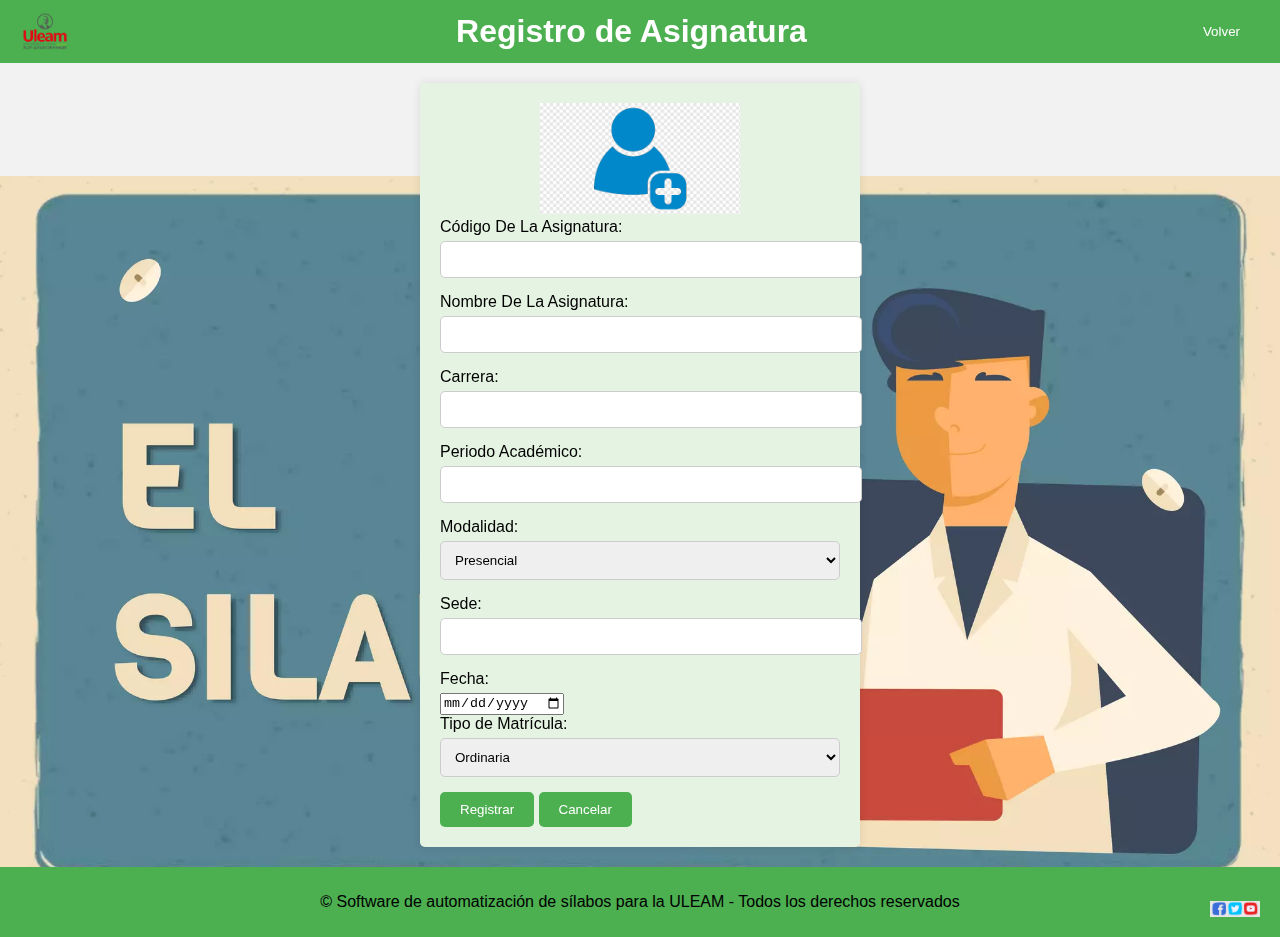
<file: registro_asignatura.html>
<!DOCTYPE html>
<html lang="es">
<head>
    <meta charset="UTF-8">
    <title>Registro de Asignatura</title>
    <link rel="stylesheet" href="styles.css"><!-- Enlace al archivo de estilos -->
    <link rel="icon" href="img/perfil.png">
    <script src="scripts.js" defer></script><!-- Enlace al archivo de scripts JavaScript -->
</head>
<body>
    <header>
        <img class="logo" src="img/LOGO-ULEAM-VERTICAL.png" alt=""> <!-- Imagen del logo -->
        <h1>Registro de Asignatura</h1>
        <button type="button" onclick="history.back()">Volver</button> <!-- Botón para volver atrás -->
    </header>
    <main>
        <form id="asignaturaForm" onsubmit="return validateAsignatura()">

            <div style="text-align: center;">
            <img class="img-fondologin" src="img/pngcomputerlogo.png" alt="" style="width: 200px; height: auto;">
            </div>
            <label for="codigo">Código De La Asignatura:</label>
            <input type="text" id="codigo" name="codigo" required>

            <label for="nombre">Nombre De La Asignatura:</label>
            <input type="text" id="nombre" name="nombre" required>

            <label for="carrera">Carrera:</label>
            <input type="text" id="carrera" name="carrera" required>

            <label for="periodo">Periodo Académico:</label>
            <input type="text" id="periodo" name="periodo" required>

            <label for="modalidad">Modalidad:</label>
            <select id="modalidad" name="modalidad" required>
                <option value="presencial">Presencial</option>
                <option value="virtual">Virtual</option>
            </select>

            <label for="sede">Sede:</label>
            <input type="text" id="sede" name="sede" required>

            <label for="fecha">Fecha:</label>
            <input type="date" id="fecha" name="fecha" required>

            <label for="tipo_matricula">Tipo de Matrícula:</label>
            <select id="tipo_matricula" name="tipo_matricula" required>
                <option value="ordinaria">Ordinaria</option>
                <option value="extraordinaria">Extraordinaria</option>
                <option value="especial">Especial</option>
            </select>

            <button type="submit">Registrar</button> <!-- Botón de enviar -->
            <button type="button" onclick="resetForm()">Cancelar</button> <!-- Botón de cancelar -->
        </form>
    </main>

    <div class="fondologin">
        <img class="img-fondologin" src="img/EL-SILABO-2-2048.png" alt="">
    </div>


    <footer>
        <p>&copy; Software de automatización de sílabos para la ULEAM - Todos los derechos reservados</p> 
        <!-- Pie de página con el año y el nombre de la institución -->
        <img class="redes-sociales" src="img/redes-sociales.png"> <!-- Logo de la ULEAM -->
    </footer>
    <script>
        // Función para volver a la página de inicio
        function goToHome() {
            window.location.href = "index.html"; // Redirige al usuario al inicio
        }

        // Función para resetear el formulario
        function resetForm() {
            document.getElementById('asignaturaForm').reset(); // Resetea el formulario
        }
    </script>
</body>
</html>
</file>
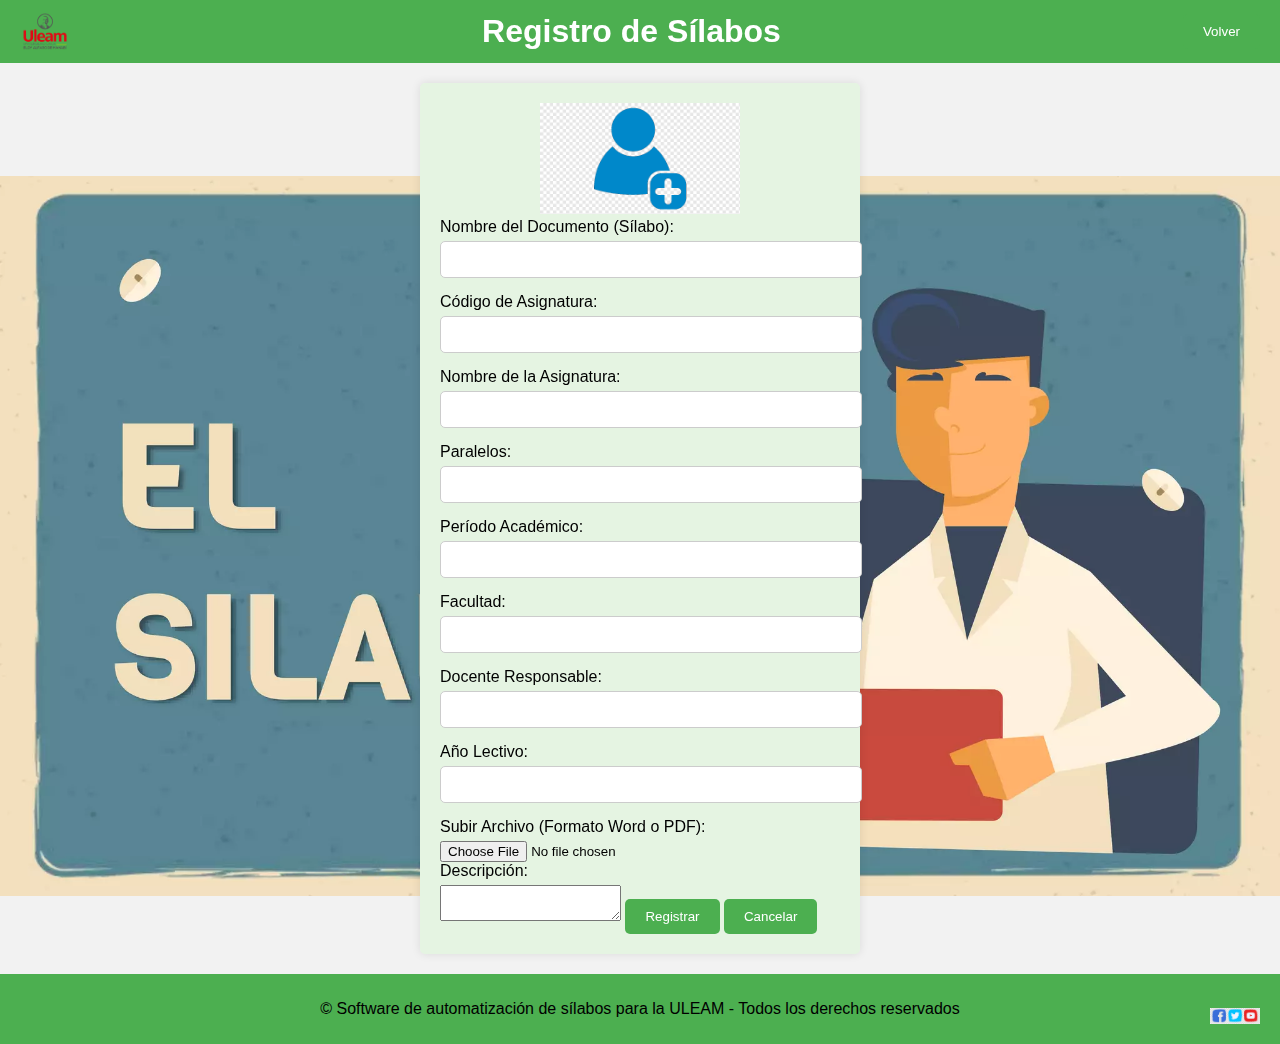
<file: registro_silabos.html>
<!DOCTYPE html>
<html lang="es">
<head>
    <meta charset="UTF-8">
    <title>Registro de Sílabos</title>
    <link rel="stylesheet" href="styles.css"><!-- Enlace al archivo de estilos -->
    <link rel="icon" href="img/perfil.png">
    <script src="scripts.js" defer></script><!-- Enlace al archivo de scripts JavaScript -->
</head>
<body>
    <header>
        <img class="logo" src="img/LOGO-ULEAM-VERTICAL.png" alt=""> <!-- Imagen del logo -->
        <h1>Registro de Sílabos</h1>
        <button onclick="goBack()">Volver</button> <!-- Botón para volver atrás -->
    </header>
    <main>
        <form id="silabosForm" onsubmit="return validateSilabos()">

            <div style="text-align: center;">
                <img class="img-fondologin" src="img/pngcomputerlogo.png" alt="" style="width: 200px; height: auto;">
            </div>

            <label for="nombre_documento">Nombre del Documento (Sílabo):</label>
            <input type="text" id="nombre_documento" name="nombre_documento" required>

            <label for="codigo_asignatura">Código de Asignatura:</label>
            <input type="text" id="codigo_asignatura" name="codigo_asignatura" required>

            <label for="nombre_asignatura">Nombre de la Asignatura:</label>
            <input type="text" id="nombre_asignatura" name="nombre_asignatura" required>

            <label for="paralelos">Paralelos:</label>
            <input type="text" id="paralelos" name="paralelos" required>

            <label for="periodo_academico">Período Académico:</label>
            <input type="text" id="periodo_academico" name="periodo_academico" required>

            <label for="facultad">Facultad:</label>
            <input type="text" id="facultad" name="facultad" required>

            <label for="docente_responsable">Docente Responsable:</label>
            <input type="text" id="docente_responsable" name="docente_responsable" required>

            <label for="ano_lectivo">Año Lectivo:</label>
            <input type="text" id="ano_lectivo" name="ano_lectivo" required>


            <label for="archivo">Subir Archivo (Formato Word o PDF):</label>
            <input type="file" id="archivo" name="archivo" accept=".doc, .docx, .pdf" required>

            <label for="descripcion">Descripción:</label>
            <textarea id="descripcion" name="descripcion" required></textarea>

            <button type="submit">Registrar</button><!-- Botón de enviar -->
            <button type="button" onclick="resetForm()">Cancelar</button> <!-- Botón de cancelar -->
        </form>
    </main>

    <div class="fondologin">
        <img class="img-fondologin" src="img/EL-SILABO-2-2048.png" alt="">
    </div>

    
    <footer>
        <p>&copy; Software de automatización de sílabos para la ULEAM - Todos los derechos reservados</p> 
        <!-- Pie de página con el año y el nombre de la institución -->
        <img class="redes-sociales" src="img/redes-sociales.png"> <!-- Logo de la ULEAM -->
    </footer>

    <script>
        function goBack() {
            window.history.back(); // Función para retroceder una página en la historia del navegador
        }
    // Función para resetear el formulario
        function resetForm() {
            document.getElementById('silabosForm').reset(); // Resetea el formulario
        }
    </script>
</body>
</html>
</file>
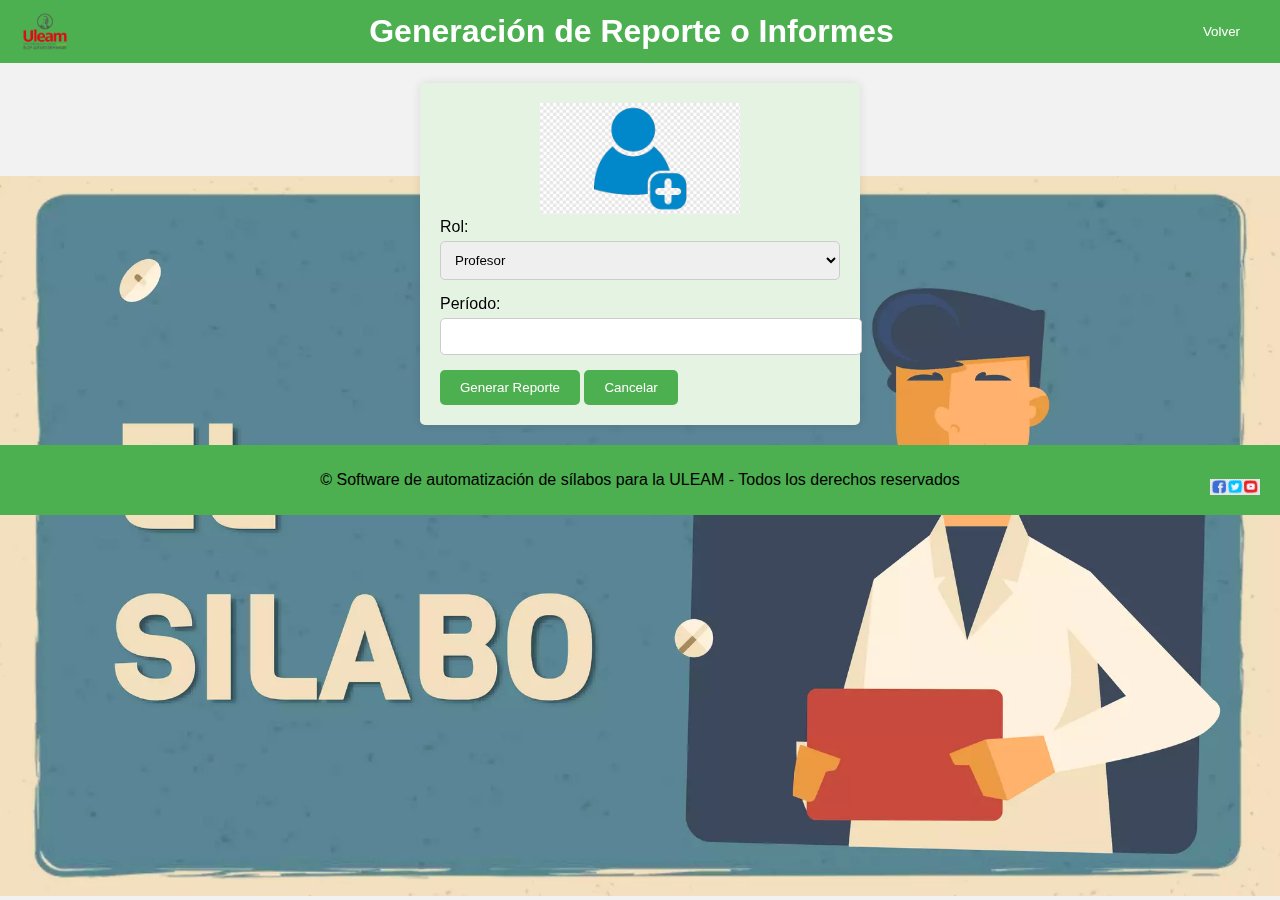
<file: reporte_informes.html>
<!DOCTYPE html>
<html lang="es">
<head>
    <meta charset="UTF-8">
    <title>Generación de Reporte o Informes</title>
    <link rel="stylesheet" href="styles.css">
    <script src="scripts.js" defer></script> <!-- Enlace al archivo de scripts JavaScript -->
    <link rel="icon" href="img/tutor.png">
    <script>
        function cancelarFormulario() {
            document.getElementById('role').selectedIndex = 0; // Restablece el select 'role' al primer índice
            document.getElementById('periodo').value = ''; // Borra el contenido del campo 'periodo'
        }
    </script>
</head>
<body>
    <header>
        <img class="logo" src="img/LOGO-ULEAM-VERTICAL.png" alt=""> <!-- Imagen del logo -->
        <h1>Generación de Reporte o Informes</h1>
        <button onclick="window.history.back()">Volver</button> <!-- Botón de volver atrás -->
    </header>
    <main>
        <form id="reporteForm" onsubmit="return validateReporte()">

            <div style="text-align: center;">
            <img class="img-fondologin" src="img/pngcomputerlogo.png" alt="" style="width: 200px; height: auto;">
            </div>

            <label for="role">Rol:</label>
            <select id="role" name="role" required>
                <option value="profesor">Profesor</option>
                <option value="estudiante">Estudiante</option>
            </select> <!-- Campo para seleccionar el rol -->

            <label for="periodo">Período:</label>
            <input type="text" id="periodo" name="periodo" required>
            <button type="submit">Generar Reporte</button> <!-- Botón de enviar -->
            <button type="button" onclick="cancelarFormulario()">Cancelar</button> <!-- Botón de cancelar -->
        </form>
    </main>

    <div class="fondologin">
        <img class="img-fondologin" src="img/EL-SILABO-2-2048.png" alt="">
    </div>

    <footer>
        <p>&copy; Software de automatización de sílabos para la ULEAM - Todos los derechos reservados</p> 
        <!-- Pie de página con el año y el nombre de la institución -->
        <img class="redes-sociales" src="img/redes-sociales.png"> <!-- Logo de la ULEAM -->
    </footer>
</body>
</html>
</file>
<file: styles.css>
body {
    font-family: Arial, sans-serif;
    background-color: #f2f2f2;
    margin: 0;
    padding: 0;
}

  

header {
    background-color: #4CAF50; /* Verde manzana */
    color: white;
    padding: 10px 20px;
    display: flex;
    align-items: center;
    justify-content: space-between;
}

.logo {
    display: inline-block; /* Para que la imagen se muestre en línea con el texto */
    vertical-align: middle; /* Alinea verticalmente la imagen */
    width: 50px; /* Ajusta el ancho de la imagen según sea necesario */
    height: auto; /* Hace que la altura se ajuste automáticamente al ancho */
    margin-right: 10px; /* Espacio a la derecha de la imagen */
}

h1 {
    margin: 0;
    display: inline-block; /* Para que el título se muestre en línea con la imagen */
    vertical-align: middle; /* Alinea verticalmente el título */
}

nav {
    display: flex;
    justify-content: space-between;
    align-items: center;
    padding: 0 20px;
}

nav ul {
    list-style: none;
    margin: 0;
    padding: 0;
    display: flex;
}

nav ul li {
    margin-left: 15px;
}

nav ul li a {
    color: #00008B; /* Azul oscuro para los enlaces */
    text-decoration: none;
    font-weight: bold;
}

nav ul li a:hover {
    text-decoration: underline;
}

.logout {
    margin-left: auto;
    color: #00008B; /* Azul oscuro para el enlace de cerrar sesión */
    text-decoration: none;
    font-weight: bold;
}

.logout:hover {
    text-decoration: underline;
}

.informacion {
    background: rgb(245, 222, 180);
    padding-top: 1px;
    width: 90%;
    margin-left: 4em;
}

.img-port {
    width: 100%;
    margin-top: 3em;
}

main {
    padding: 20px;
}

form {
    max-width: 400px;
    margin: 0 auto;
    background-color: #e5f4e2; /* Verde manzana más claro */
    padding: 20px;
    border-radius: 5px;
    box-shadow: 0px 0px 10px rgba(0, 0, 0, 0.1);
}

label {
    display: block;
    margin-bottom: 5px;
}

input[type="text"],
input[type="password"],
input[type="email"],
input[type="tel"],
select {
    width: 100%;
    padding: 10px;
    margin-bottom: 15px;
    border: 1px solid #ccc;
    border-radius: 5px;
}

button[type="submit"],
button,
button.volver-btn {
    background-color: #4CAF50; /* Verde manzana */
    color: white;
    padding: 10px 20px;
    border: none;
    border-radius: 5px;
    cursor: pointer;
}

button[type="submit"]:hover,
button:hover,
button.volver-btn:hover {
    background-color: #45a049; /* Verde manzana más oscuro al pasar el mouse */
}

.forgot-password {
    margin-bottom: 10px;
}

footer {
    width: 100%;
    background-color: #4CAF50; /* Verde manzana */
    position: relative; /* Establece el posicionamiento relativo del footer */
    text-align: center;
    padding: 10px 0;
}

.redes-sociales {
    position: absolute;
    bottom: 20px;
    right: 20px;
    width: 50px; /* Ajusta el ancho según sea necesario */
    height: auto; /* Hace que la altura se ajuste automáticamente */
}

.LOGO-ULEAM-VERTICAL {
    position: absolute;
    bottom: 15px;
    left: 15px; /* Cambiado de right a left */
    width: 30px; /* Ajusta el ancho según sea necesario */
    height: auto; /* Hace que la altura se ajuste automáticamente */
}


.fondologin {
    position: fixed; /* Posición fija para que esté pegado al borde del viewport */
    bottom: 0; /* Lo posiciona en la parte inferior */
    left: 0; /* Lo posiciona al inicio del lado izquierdo */
    width: 100%; /* Ocupa el ancho completo */
    z-index: -1; /* Coloca la capa por detrás de otros elementos */
}

.img-fondologin {
    width: 100%; /* Ajusta el ancho de la imagen al ancho del div */
    height: auto; /* Ajusta la altura automáticamente para mantener la proporción */
}












/* Estilos para el modal */
.modal {
    display: none; 
    position: fixed; 
    z-index: 1; 
    left: 0;
    top: 0;
    width: 100%;
    height: 100%;
    overflow: auto; 
    background-color: rgb(0,0,0); 
    background-color: rgba(0,0,0,0.4); 
    padding-top: 60px;
}

.modal-content {
    background-color: #fefefe;
    margin: 5% auto; 
    padding: 20px;
    border: 1px solid #888;
    width: 80%; 
    max-width: 400px;
    border-radius: 5px;
}

.close {
    color: #aaa;
    float: right;
    font-size: 28px;
    font-weight: bold;
}

.close:hover,
.close:focus {
    color: black;
    text-decoration: none;
    cursor: pointer;
}

form label {
    display: block;
    margin-bottom: 5px;
}

form input[type="text"],
form input[type="password"] {
    width: 100%;
    padding: 10px;
    margin-bottom: 15px;
    border: 1px solid #ccc;
    border-radius: 5px;
}

form button[type="submit"] {
    background-color: #4CAF50; /* Verde manzana */
    color: white;
    padding: 10px 20px;
    border: none;
    border-radius: 5px;
    cursor: pointer;
}

form button[type="submit"]:hover {
    background-color: #45a049; /* Verde manzana más oscuro al pasar el mouse */
}
</file>
